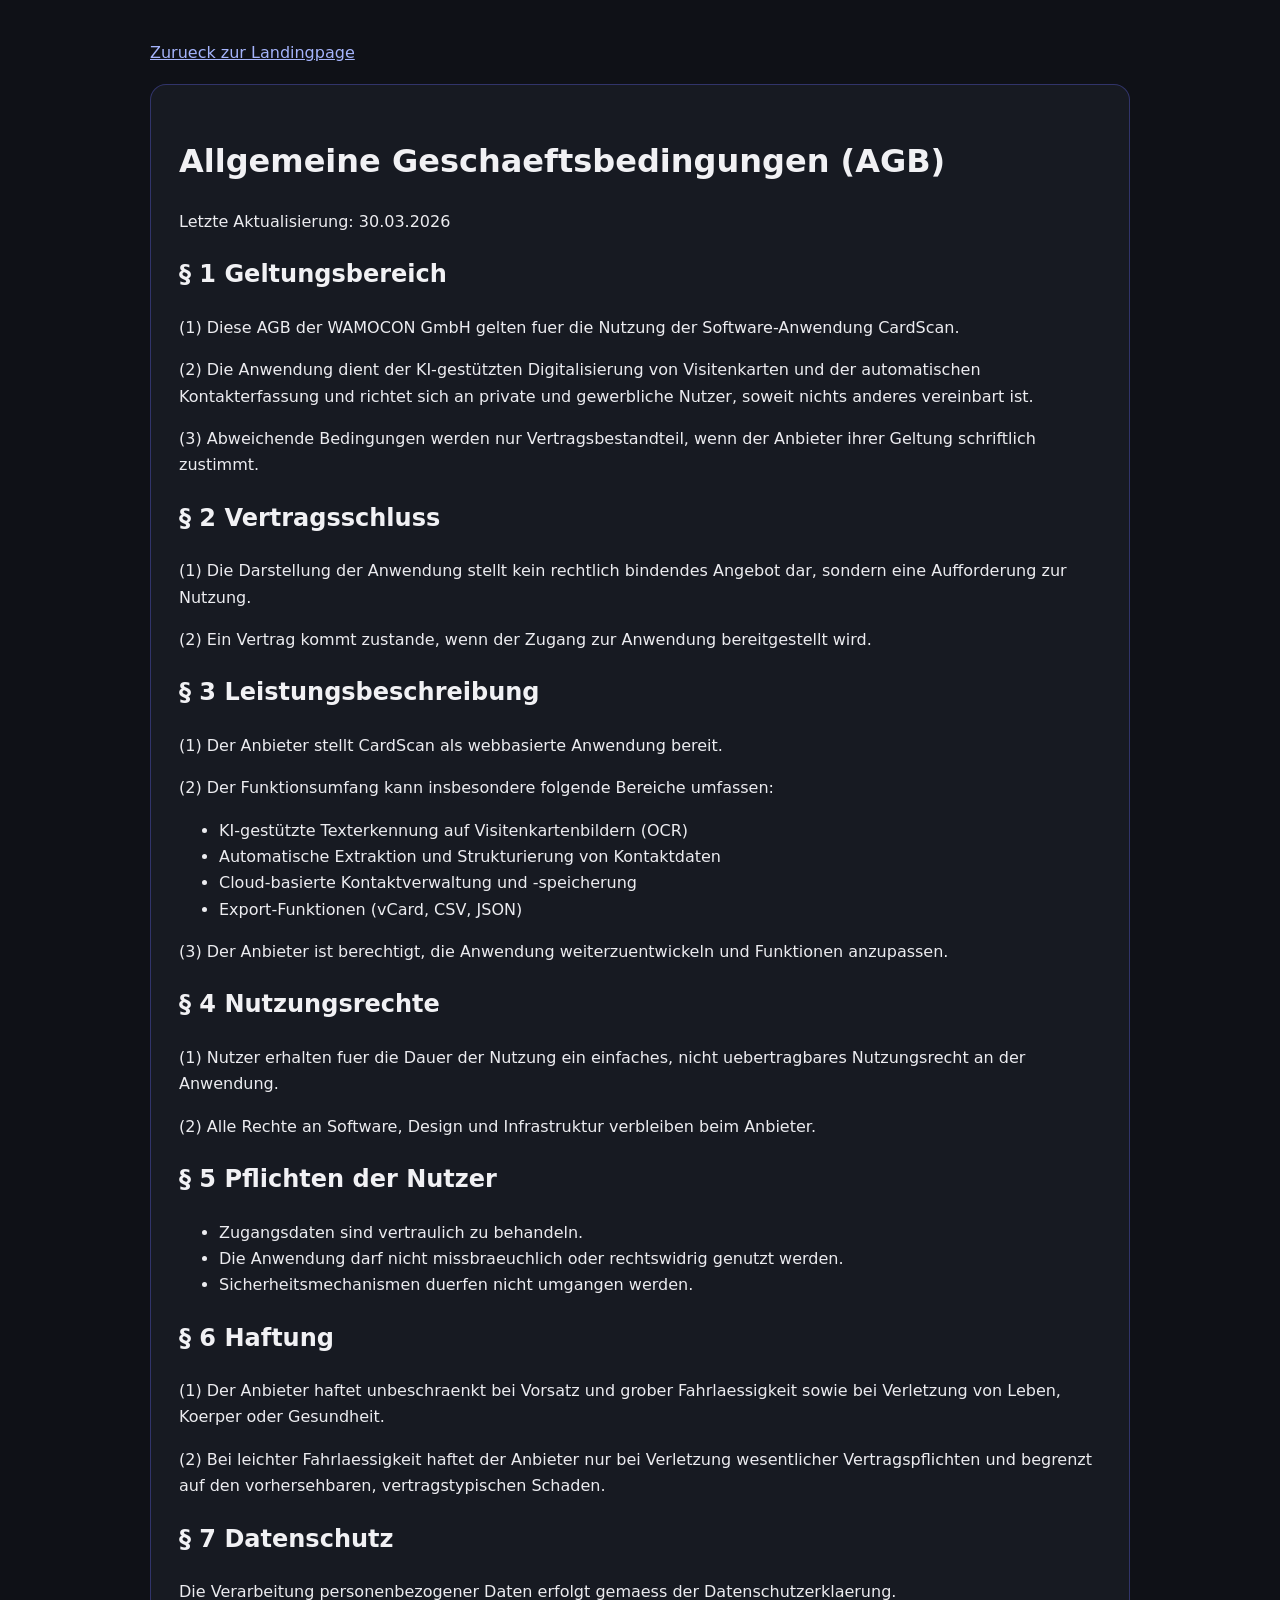
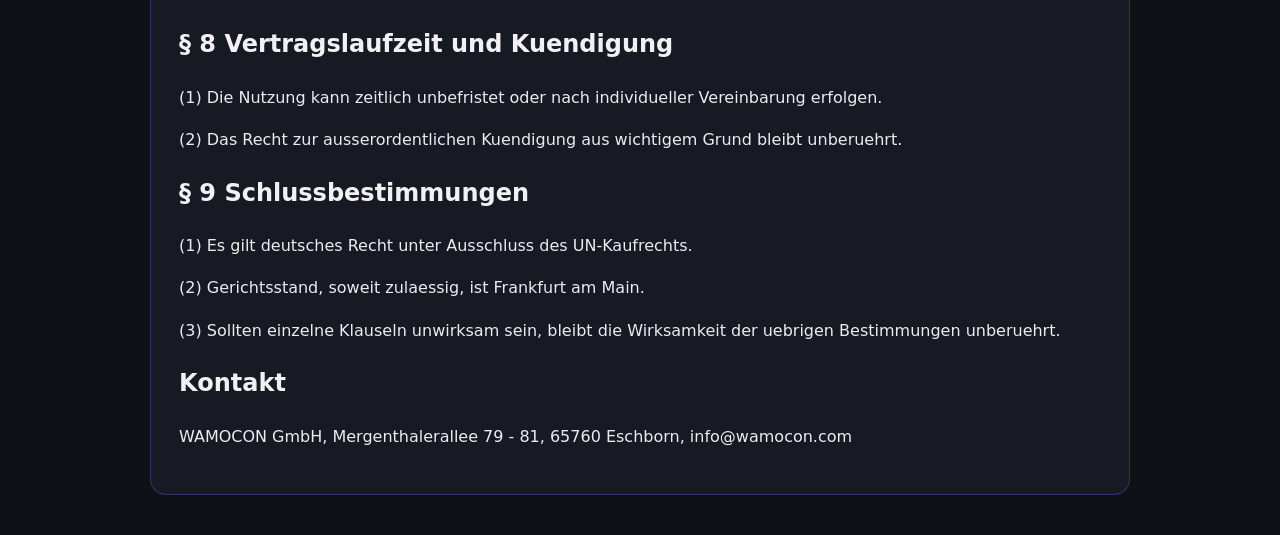
<file: agb.html>
<!DOCTYPE html>
<html lang="de">
<head>
  <meta charset="UTF-8">
  <meta name="viewport" content="width=device-width, initial-scale=1.0">
  <title>AGB | CardScan</title>
  <style>
    body{font-family:Inter,system-ui,sans-serif;background:#0f1117;color:#ececf0;margin:0;line-height:1.65}
    .wrap{max-width:980px;margin:0 auto;padding:40px 20px}
    .card{background:#171a22;border:1px solid rgba(99,102,241,.35);border-radius:16px;padding:28px}
    h1,h2{color:#f1f1f4}
    a{color:#a5b4fc}
    .top{margin-bottom:18px}
  </style>
</head>
<body>
  <div class="wrap">
    <div class="top"><a href="index.html">Zurueck zur Landingpage</a></div>
    <div class="card">
      <h1>Allgemeine Geschaeftsbedingungen (AGB)</h1>
      <p>Letzte Aktualisierung: 30.03.2026</p>

      <h2>§ 1 Geltungsbereich</h2>
      <p>(1) Diese AGB der WAMOCON GmbH gelten fuer die Nutzung der Software-Anwendung CardScan.</p>
      <p>(2) Die Anwendung dient der KI-gestützten Digitalisierung von Visitenkarten und der automatischen Kontakterfassung und richtet sich an private und gewerbliche Nutzer, soweit nichts anderes vereinbart ist.</p>
      <p>(3) Abweichende Bedingungen werden nur Vertragsbestandteil, wenn der Anbieter ihrer Geltung schriftlich zustimmt.</p>

      <h2>§ 2 Vertragsschluss</h2>
      <p>(1) Die Darstellung der Anwendung stellt kein rechtlich bindendes Angebot dar, sondern eine Aufforderung zur Nutzung.</p>
      <p>(2) Ein Vertrag kommt zustande, wenn der Zugang zur Anwendung bereitgestellt wird.</p>

      <h2>§ 3 Leistungsbeschreibung</h2>
      <p>(1) Der Anbieter stellt CardScan als webbasierte Anwendung bereit.</p>
      <p>(2) Der Funktionsumfang kann insbesondere folgende Bereiche umfassen:</p>
      <ul>
        <li>KI-gestützte Texterkennung auf Visitenkartenbildern (OCR)</li>
        <li>Automatische Extraktion und Strukturierung von Kontaktdaten</li>
        <li>Cloud-basierte Kontaktverwaltung und -speicherung</li>
        <li>Export-Funktionen (vCard, CSV, JSON)</li>
      </ul>
      <p>(3) Der Anbieter ist berechtigt, die Anwendung weiterzuentwickeln und Funktionen anzupassen.</p>

      <h2>§ 4 Nutzungsrechte</h2>
      <p>(1) Nutzer erhalten fuer die Dauer der Nutzung ein einfaches, nicht uebertragbares Nutzungsrecht an der Anwendung.</p>
      <p>(2) Alle Rechte an Software, Design und Infrastruktur verbleiben beim Anbieter.</p>

      <h2>§ 5 Pflichten der Nutzer</h2>
      <ul>
        <li>Zugangsdaten sind vertraulich zu behandeln.</li>
        <li>Die Anwendung darf nicht missbraeuchlich oder rechtswidrig genutzt werden.</li>
        <li>Sicherheitsmechanismen duerfen nicht umgangen werden.</li>
      </ul>

      <h2>§ 6 Haftung</h2>
      <p>(1) Der Anbieter haftet unbeschraenkt bei Vorsatz und grober Fahrlaessigkeit sowie bei Verletzung von Leben, Koerper oder Gesundheit.</p>
      <p>(2) Bei leichter Fahrlaessigkeit haftet der Anbieter nur bei Verletzung wesentlicher Vertragspflichten und begrenzt auf den vorhersehbaren, vertragstypischen Schaden.</p>

      <h2>§ 7 Datenschutz</h2>
      <p>Die Verarbeitung personenbezogener Daten erfolgt gemaess der Datenschutzerklaerung.</p>

      <h2>§ 8 Vertragslaufzeit und Kuendigung</h2>
      <p>(1) Die Nutzung kann zeitlich unbefristet oder nach individueller Vereinbarung erfolgen.</p>
      <p>(2) Das Recht zur ausserordentlichen Kuendigung aus wichtigem Grund bleibt unberuehrt.</p>

      <h2>§ 9 Schlussbestimmungen</h2>
      <p>(1) Es gilt deutsches Recht unter Ausschluss des UN-Kaufrechts.</p>
      <p>(2) Gerichtsstand, soweit zulaessig, ist Frankfurt am Main.</p>
      <p>(3) Sollten einzelne Klauseln unwirksam sein, bleibt die Wirksamkeit der uebrigen Bestimmungen unberuehrt.</p>

      <h2>Kontakt</h2>
      <p>WAMOCON GmbH, Mergenthalerallee 79 - 81, 65760 Eschborn, info@wamocon.com</p>
    </div>
  </div>
</body>
</html>
</file>
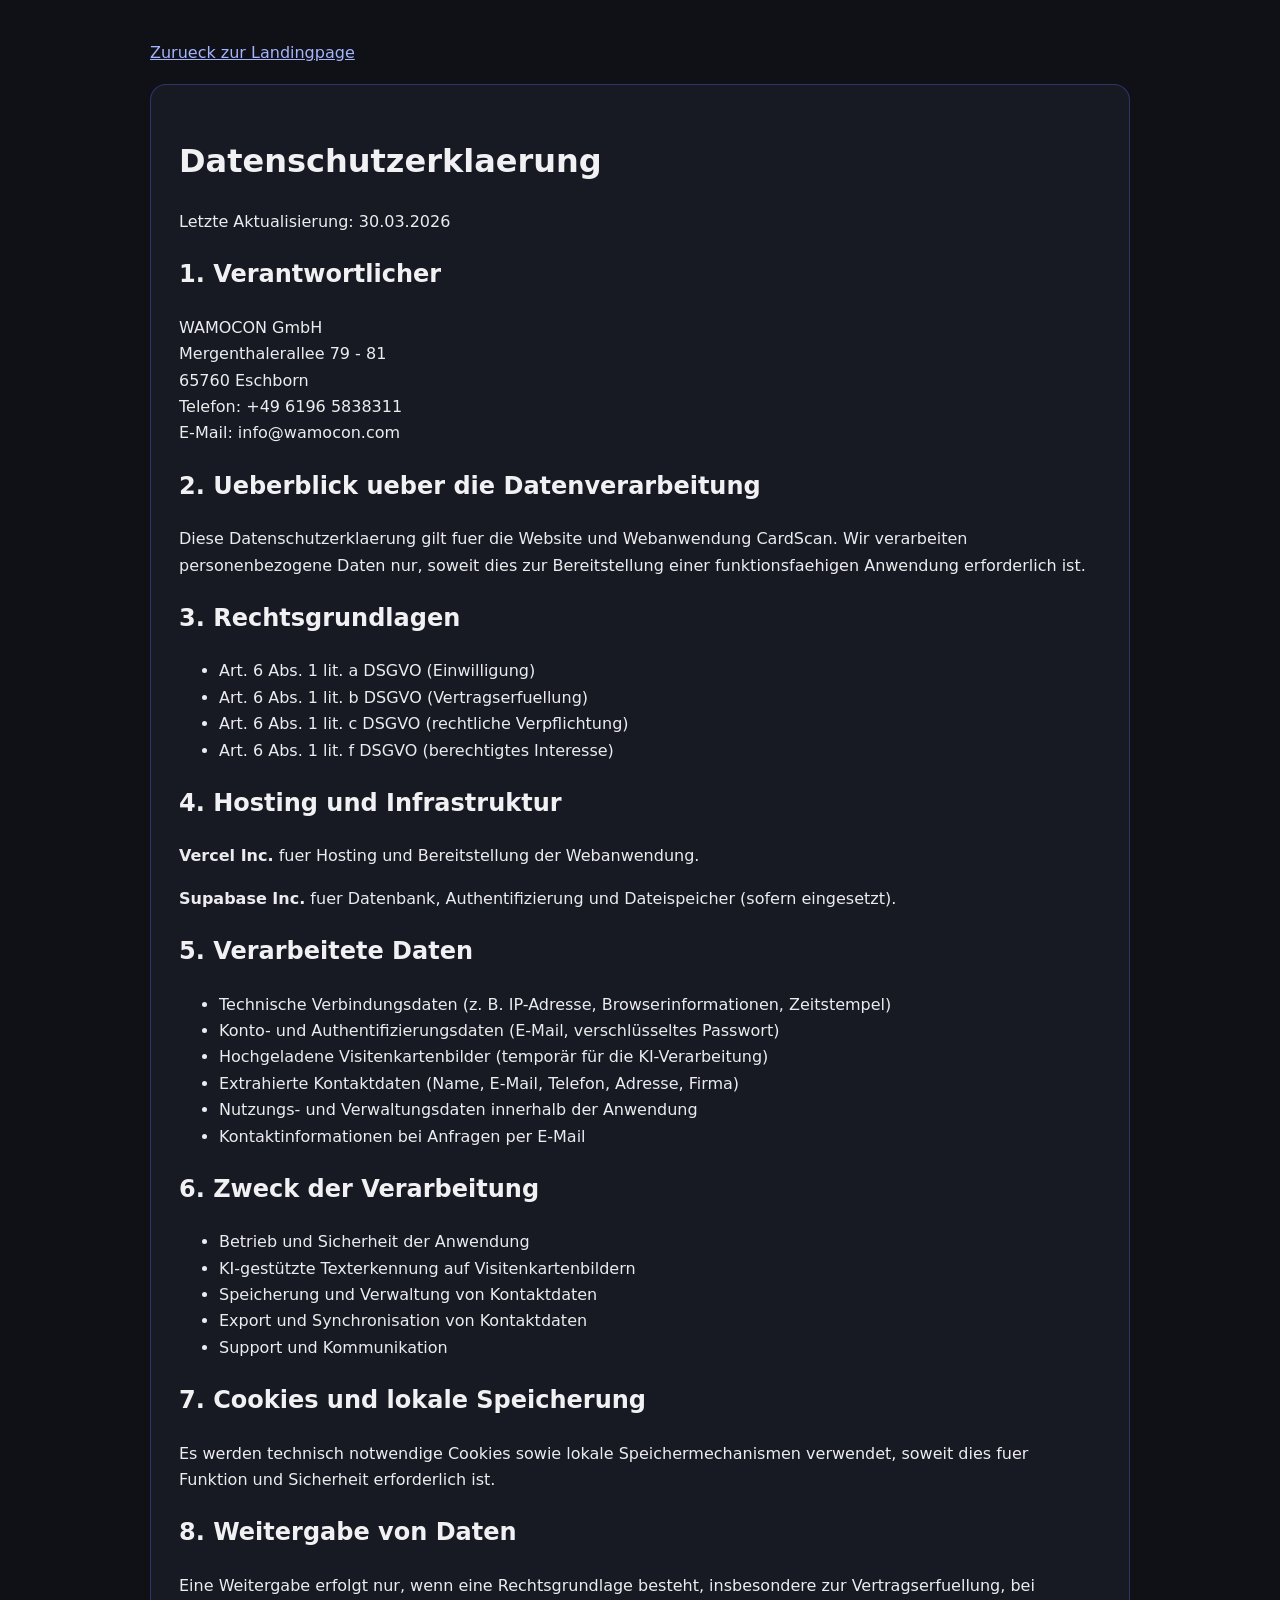
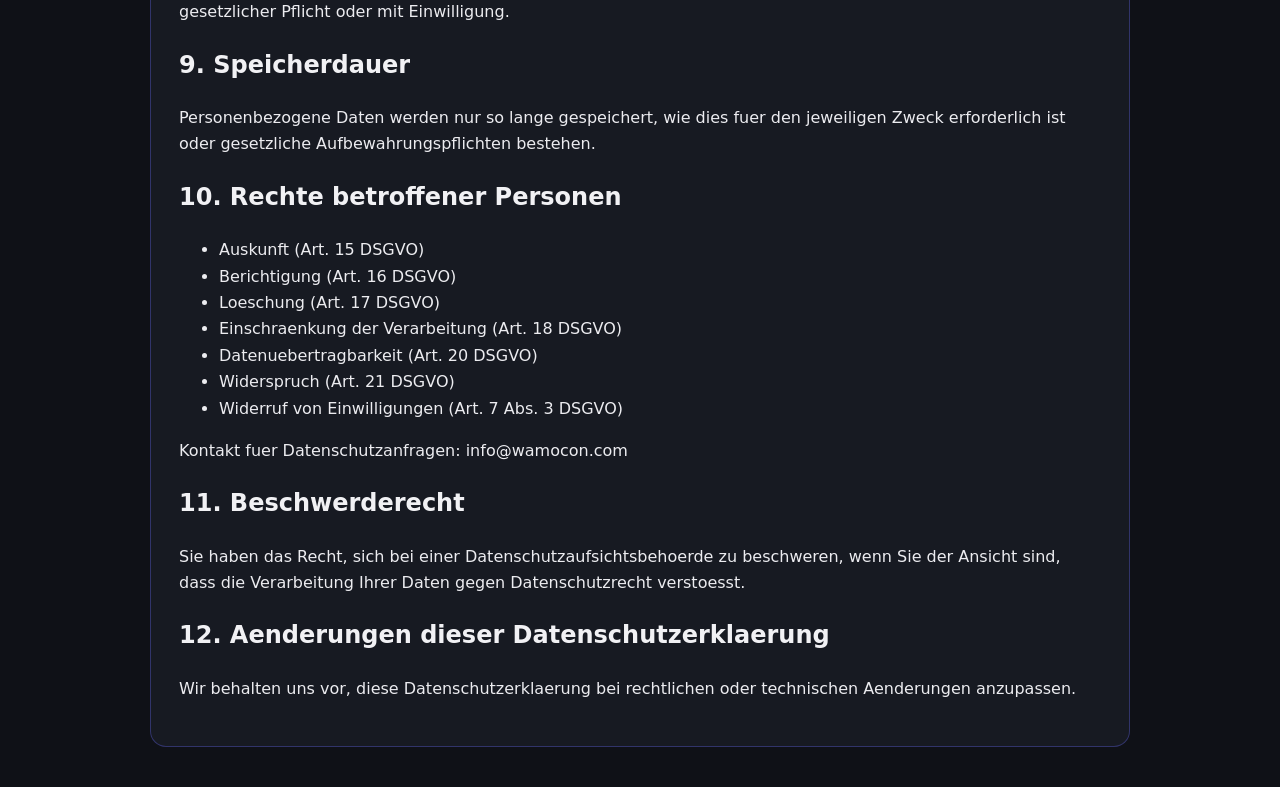
<file: datenschutz.html>
<!DOCTYPE html>
<html lang="de">
<head>
  <meta charset="UTF-8">
  <meta name="viewport" content="width=device-width, initial-scale=1.0">
  <title>Datenschutz | CardScan</title>
  <style>
    body{font-family:Inter,system-ui,sans-serif;background:#0f1117;color:#ececf0;margin:0;line-height:1.65}
    .wrap{max-width:980px;margin:0 auto;padding:40px 20px}
    .card{background:#171a22;border:1px solid rgba(99,102,241,.35);border-radius:16px;padding:28px}
    h1,h2{color:#f1f1f4}
    a{color:#a5b4fc}
    .top{margin-bottom:18px}
  </style>
</head>
<body>
  <div class="wrap">
    <div class="top"><a href="index.html">Zurueck zur Landingpage</a></div>
    <div class="card">
      <h1>Datenschutzerklaerung</h1>
      <p>Letzte Aktualisierung: 30.03.2026</p>

      <h2>1. Verantwortlicher</h2>
      <p>
        WAMOCON GmbH<br>
        Mergenthalerallee 79 - 81<br>
        65760 Eschborn<br>
        Telefon: +49 6196 5838311<br>
        E-Mail: info@wamocon.com
      </p>

      <h2>2. Ueberblick ueber die Datenverarbeitung</h2>
      <p>Diese Datenschutzerklaerung gilt fuer die Website und Webanwendung CardScan. Wir verarbeiten personenbezogene Daten nur, soweit dies zur Bereitstellung einer funktionsfaehigen Anwendung erforderlich ist.</p>

      <h2>3. Rechtsgrundlagen</h2>
      <ul>
        <li>Art. 6 Abs. 1 lit. a DSGVO (Einwilligung)</li>
        <li>Art. 6 Abs. 1 lit. b DSGVO (Vertragserfuellung)</li>
        <li>Art. 6 Abs. 1 lit. c DSGVO (rechtliche Verpflichtung)</li>
        <li>Art. 6 Abs. 1 lit. f DSGVO (berechtigtes Interesse)</li>
      </ul>

      <h2>4. Hosting und Infrastruktur</h2>
      <p><strong>Vercel Inc.</strong> fuer Hosting und Bereitstellung der Webanwendung.</p>
      <p><strong>Supabase Inc.</strong> fuer Datenbank, Authentifizierung und Dateispeicher (sofern eingesetzt).</p>

      <h2>5. Verarbeitete Daten</h2>
      <ul>
        <li>Technische Verbindungsdaten (z. B. IP-Adresse, Browserinformationen, Zeitstempel)</li>
        <li>Konto- und Authentifizierungsdaten (E-Mail, verschlüsseltes Passwort)</li>
        <li>Hochgeladene Visitenkartenbilder (temporär für die KI-Verarbeitung)</li>
        <li>Extrahierte Kontaktdaten (Name, E-Mail, Telefon, Adresse, Firma)</li>
        <li>Nutzungs- und Verwaltungsdaten innerhalb der Anwendung</li>
        <li>Kontaktinformationen bei Anfragen per E-Mail</li>
      </ul>

      <h2>6. Zweck der Verarbeitung</h2>
      <ul>
        <li>Betrieb und Sicherheit der Anwendung</li>
        <li>KI-gestützte Texterkennung auf Visitenkartenbildern</li>
        <li>Speicherung und Verwaltung von Kontaktdaten</li>
        <li>Export und Synchronisation von Kontaktdaten</li>
        <li>Support und Kommunikation</li>
      </ul>

      <h2>7. Cookies und lokale Speicherung</h2>
      <p>Es werden technisch notwendige Cookies sowie lokale Speichermechanismen verwendet, soweit dies fuer Funktion und Sicherheit erforderlich ist.</p>

      <h2>8. Weitergabe von Daten</h2>
      <p>Eine Weitergabe erfolgt nur, wenn eine Rechtsgrundlage besteht, insbesondere zur Vertragserfuellung, bei gesetzlicher Pflicht oder mit Einwilligung.</p>

      <h2>9. Speicherdauer</h2>
      <p>Personenbezogene Daten werden nur so lange gespeichert, wie dies fuer den jeweiligen Zweck erforderlich ist oder gesetzliche Aufbewahrungspflichten bestehen.</p>

      <h2>10. Rechte betroffener Personen</h2>
      <ul>
        <li>Auskunft (Art. 15 DSGVO)</li>
        <li>Berichtigung (Art. 16 DSGVO)</li>
        <li>Loeschung (Art. 17 DSGVO)</li>
        <li>Einschraenkung der Verarbeitung (Art. 18 DSGVO)</li>
        <li>Datenuebertragbarkeit (Art. 20 DSGVO)</li>
        <li>Widerspruch (Art. 21 DSGVO)</li>
        <li>Widerruf von Einwilligungen (Art. 7 Abs. 3 DSGVO)</li>
      </ul>
      <p>Kontakt fuer Datenschutzanfragen: info@wamocon.com</p>

      <h2>11. Beschwerderecht</h2>
      <p>Sie haben das Recht, sich bei einer Datenschutzaufsichtsbehoerde zu beschweren, wenn Sie der Ansicht sind, dass die Verarbeitung Ihrer Daten gegen Datenschutzrecht verstoesst.</p>

      <h2>12. Aenderungen dieser Datenschutzerklaerung</h2>
      <p>Wir behalten uns vor, diese Datenschutzerklaerung bei rechtlichen oder technischen Aenderungen anzupassen.</p>
    </div>
  </div>
</body>
</html>
</file>
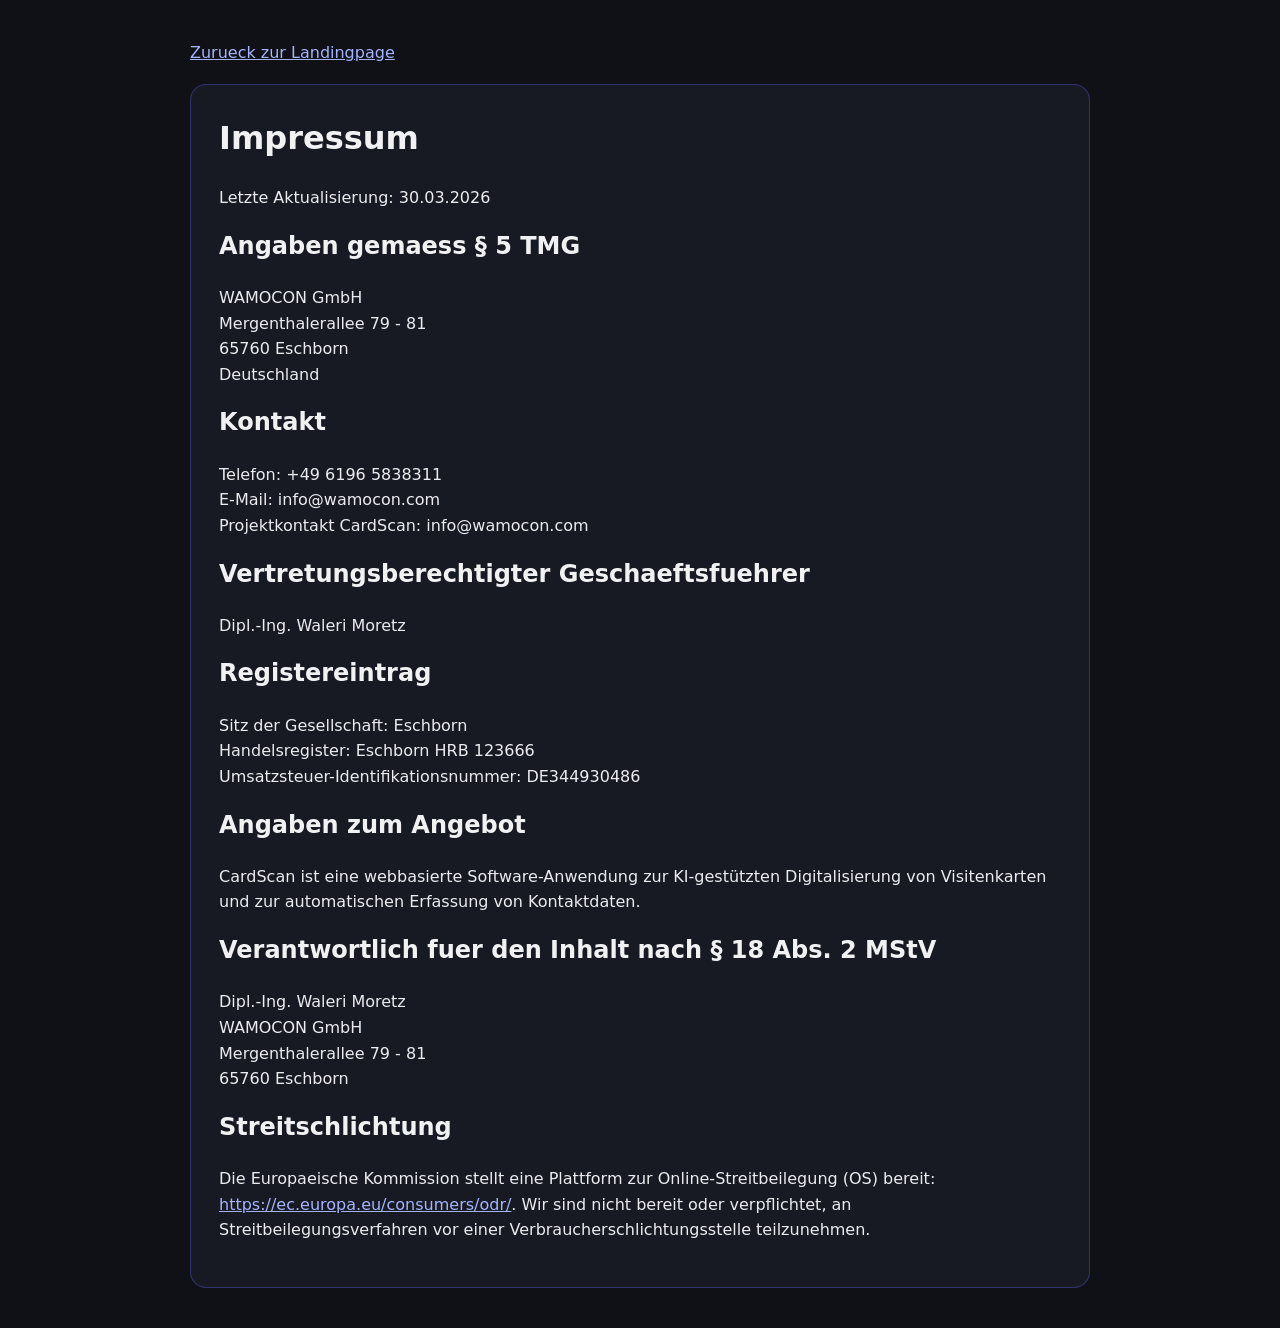
<file: impressum.html>
<!DOCTYPE html>
<html lang="de">
<head>
  <meta charset="UTF-8">
  <meta name="viewport" content="width=device-width, initial-scale=1.0">
  <title>Impressum | CardScan</title>
  <style>
    body{font-family:Inter,system-ui,sans-serif;background:#0f1117;color:#ececf0;margin:0;line-height:1.6}
    .wrap{max-width:900px;margin:0 auto;padding:40px 20px}
    .card{background:#171a22;border:1px solid rgba(99,102,241,.35);border-radius:16px;padding:28px}
    h1,h2{margin-top:0;color:#f1f1f4}
    a{color:#a5b4fc}
    .top{margin-bottom:18px}
  </style>
</head>
<body>
  <div class="wrap">
    <div class="top"><a href="index.html">Zurueck zur Landingpage</a></div>
    <div class="card">
      <h1>Impressum</h1>
      <p>Letzte Aktualisierung: 30.03.2026</p>

      <h2>Angaben gemaess § 5 TMG</h2>
      <p>
        WAMOCON GmbH<br>
        Mergenthalerallee 79 - 81<br>
        65760 Eschborn<br>
        Deutschland
      </p>

      <h2>Kontakt</h2>
      <p>
        Telefon: +49 6196 5838311<br>
        E-Mail: info@wamocon.com<br>
        Projektkontakt CardScan: info@wamocon.com
      </p>

      <h2>Vertretungsberechtigter Geschaeftsfuehrer</h2>
      <p>Dipl.-Ing. Waleri Moretz</p>

      <h2>Registereintrag</h2>
      <p>
        Sitz der Gesellschaft: Eschborn<br>
        Handelsregister: Eschborn HRB 123666<br>
        Umsatzsteuer-Identifikationsnummer: DE344930486
      </p>

      <h2>Angaben zum Angebot</h2>
      <p>
        CardScan ist eine webbasierte Software-Anwendung zur KI-gestützten Digitalisierung von Visitenkarten und zur automatischen Erfassung von Kontaktdaten.
      </p>

      <h2>Verantwortlich fuer den Inhalt nach § 18 Abs. 2 MStV</h2>
      <p>
        Dipl.-Ing. Waleri Moretz<br>
        WAMOCON GmbH<br>
        Mergenthalerallee 79 - 81<br>
        65760 Eschborn
      </p>

      <h2>Streitschlichtung</h2>
      <p>
        Die Europaeische Kommission stellt eine Plattform zur Online-Streitbeilegung (OS) bereit:
        <a href="https://ec.europa.eu/consumers/odr/" target="_blank" rel="noopener noreferrer">https://ec.europa.eu/consumers/odr/</a>.
        Wir sind nicht bereit oder verpflichtet, an Streitbeilegungsverfahren vor einer Verbraucherschlichtungsstelle teilzunehmen.
      </p>
    </div>
  </div>
</body>
</html>
</file>
